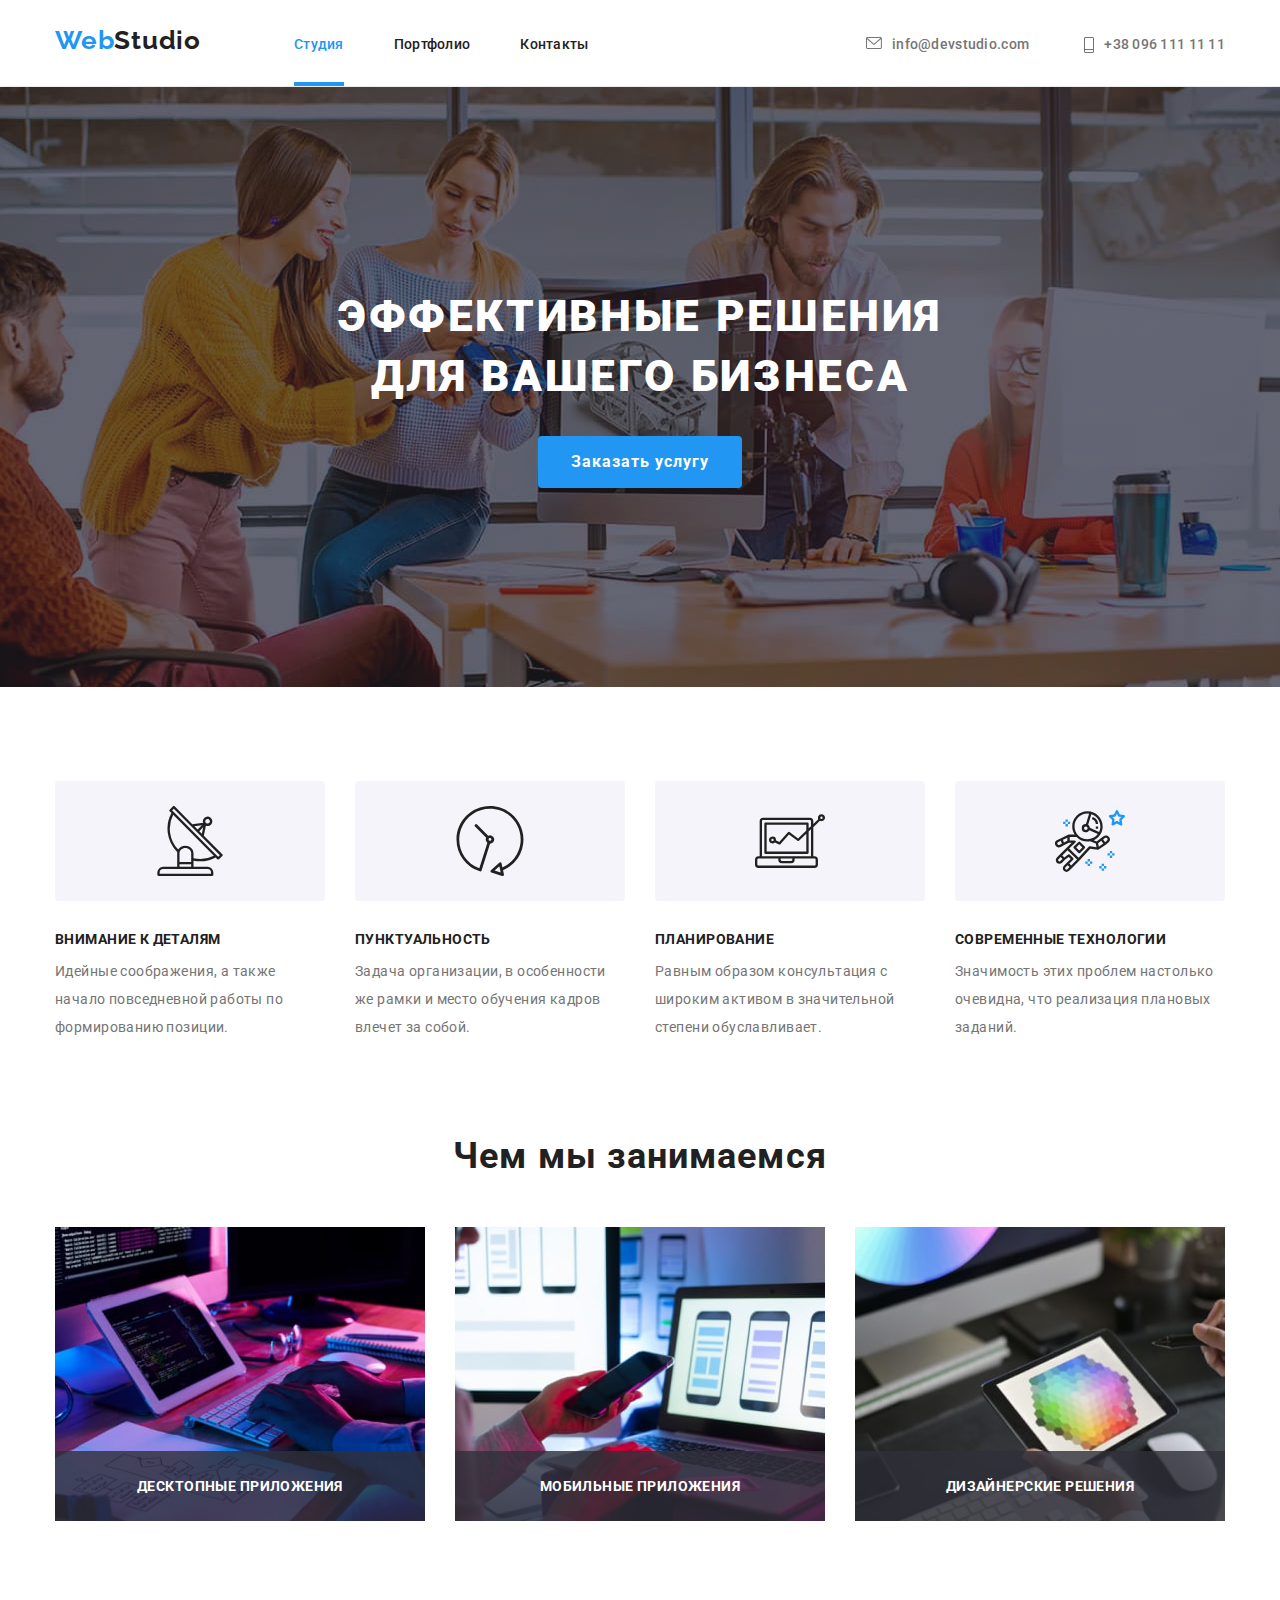
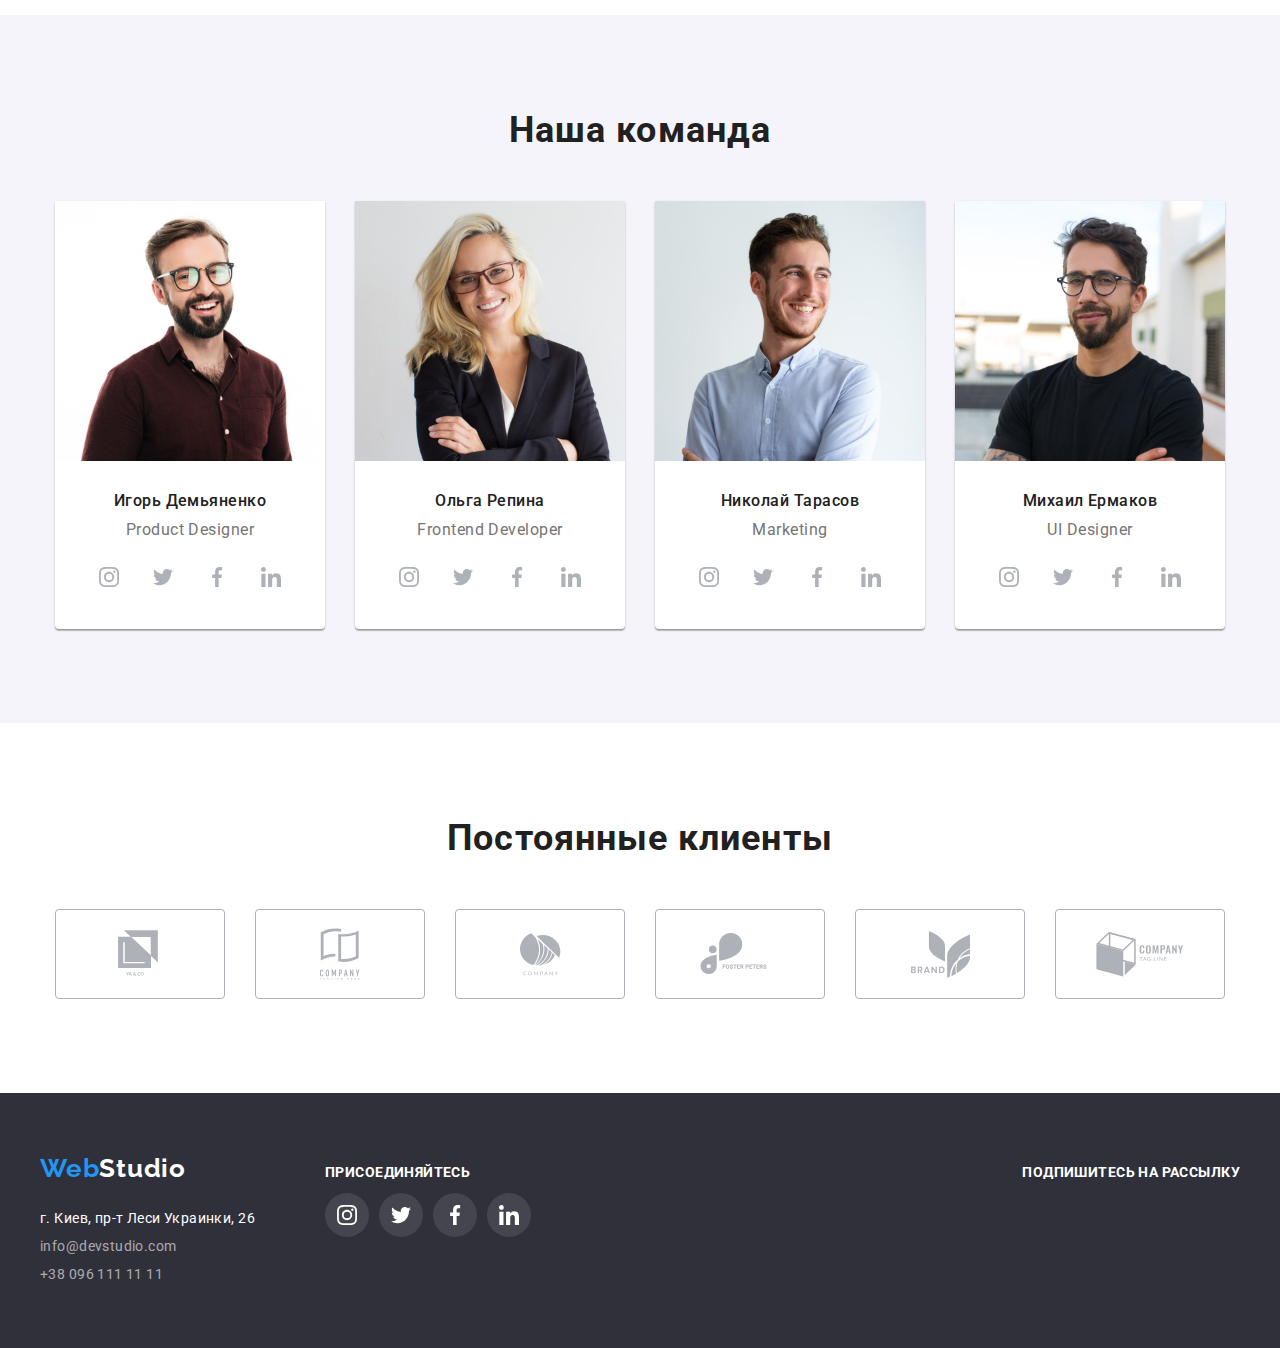
<file: index.html>
<!DOCTYPE html>
<html lang="ru">
  <head>
    <meta charset="UTF-8" />
    <meta name="viewport" content="width=device-width, initial-scale=1.0" />
    <title>WebStudio</title>
    <link rel="stylesheet" href="./css/styles.css" />
    <link
      rel="stylesheet"
      href="https://cdnjs.cloudflare.com/ajax/libs/modern-normalize/0.7.0/modern-normalize.min.css"
    />
    <link
      href="https://fonts.googleapis.com/css2?family=Raleway:wght@400;700&family=Roboto:wght@400;500;700;900&display=swap"
      rel="stylesheet"
    />
  </head>
  <body>
    <header>
      <div class="container leveling">
        <nav class="header__nav">
          <a class="logo" href="./index.html">
            <p>Web<span class="logo_Studio">Studio</span></p>
          </a>
          <ul class="header__list">
            <li class="item"><a class="link current" href="./index.html">Студия</a></li>
            <li class="item"><a class="link" href="./portfolio.html">Портфолио</a></li>
            <li class="item"><a class="link" href="">Контакты</a></li>
          </ul>
        </nav>
        <address class="header__address">
          <a class="addres-link" href="mailto:info@devstudio.com">
            <svg class="address-img mail">
              <use href="./images/svg sprite/sprite_optim.svg#icon-mail"></use></svg
            >info@devstudio.com</a
          >
          <a class="addres-link" href="tell:+380961111111">
            <svg class="address-img mob">
              <use href="./images/svg sprite/sprite_optim.svg#icon-mob"></use></svg
            >+38 096 111 11 11</a
          >
        </address>
      </div>
    </header>
    <main>
      <!-- секція Герой -->
      <section class="hero">
        <div class="hero__bloс">
          <h1 class="title">Эффективные решения для вашего бизнеса</h1>
          <button class="button" type="button" data-modal-open>Заказать услугу</button>
        </div>
      </section>
      <!-- секція переваги   -->
      <section class="advantages">
        <div class="container">
          <h2 class="visually-hidden">advantages</h2>
          <ul class="advantages__list">
            <li class="advantages__item">
              <p class="advantages__title antenna">Внимание к деталям</p>
              <p class="advantages__descript">
                Идейные соображения, а также начало повседневной работы по формированию позиции.
              </p>
            </li>
            <li class="advantages__item">
              <p class="advantages__title clock">Пунктуальность</p>
              <p class="advantages__descript">
                Задача организации, в особенности же рамки и место обучения кадров влечет за собой.
              </p>
            </li>
            <li class="advantages__item">
              <p class="advantages__title leptop">Планирование</p>
              <p class="advantages__descript">
                Равным образом консультация с широким активом в значительной степени обуславливает.
              </p>
            </li>
            <li class="advantages__item">
              <p class="advantages__title astronaut">Современные технологии</p>
              <p class="advantages__descript">
                Значимость этих проблем настолько очевидна, что реализация плановых заданий.
              </p>
            </li>
          </ul>
        </div>
      </section>
      <!-- секція чим ми займаємось -->
      <section class="specialty section__joint">
        <div class="container">
          <h2 class="specialty__title">Чем мы занимаемся</h2>
          <ul class="specialty__list">
            <li class="specialty__item">
              <img src="./images/specialty/desktop.jpg" alt="desktop" width="370" height="294" />
              <h3 class="specialyty__position-title">Десктопные приложения</h3>
            </li>
            <li class="specialty__item">
              <img src="./images/specialty/mobile.jpg" alt="mobile" width="370" height="294" />
              <h3 class="specialyty__position-title">Мобильные приложения</h3>
            </li>
            <li class="specialty__item">
              <img src="./images/specialty/tablet.jpg" alt="tablet" width="370" height="294" />
              <h3 class="specialyty__position-title">Дизайнерские решения</h3>
            </li>
          </ul>
        </div>
      </section>
      <!-- секція наша команда -->
      <section class="team section__joint">
        <div class="container">
          <h2 class="team__title section-title">Наша команда</h2>
          <ul class="team__list">
            <li class="team__item">
              <img class="team__img" src="./images/team/igor.jpg" alt="Игорь Демьяненко" width="270" height="260" />
              <div class="team__card">
                <h3 class="team__subtitle">Игорь Демьяненко</h3>
                <p class="team__descript">Product Designer</p>
                <ul class="list_network">
                  <li class="item_network">
                    <a class="link_network" href="">
                      <svg class="light_theme instagram-size">
                        <use href="./images/svg sprite/sprite_optim.svg#icon-instagram-2"></use>
                      </svg>
                    </a>
                  </li>
                  <li class="item_network">
                    <a class="link_network" href="">
                      <svg class="light_theme twitter-size">
                        <use href="./images/svg sprite/sprite_optim.svg#icon-twitter-1"></use>
                      </svg>
                    </a>
                  </li>
                  <li class="item_network">
                    <a class="link_network" href="">
                      <svg class="light_theme facebook-size">
                        <use href="./images/svg sprite/sprite_optim.svg#icon-facebook-1"></use>
                      </svg>
                    </a>
                  </li>
                  <li class="item_network">
                    <a class="link_network" href="">
                      <svg class="light_theme linkedin-size">
                        <use href="./images/svg sprite/sprite_optim.svg#icon-linkedin-1"></use>
                      </svg>
                    </a>
                  </li>
                </ul>
              </div>
            </li>
            <li class="team__item">
              <img class="team__img" src="./images/team/olha.jpg" alt="Ольга Репина" width="270" height="260" />
              <div class="team__card">
                <h3 class="team__subtitle">Ольга Репина</h3>
                <p class="team__descript">Frontend Developer</p>
                <ul class="list_network">
                  <li class="item_network">
                    <a class="link_network" href="">
                      <svg class="light_theme instagram-size">
                        <use href="./images/svg sprite/sprite_optim.svg#icon-instagram-2"></use>
                      </svg>
                    </a>
                  </li>
                  <li class="item_network">
                    <a class="link_network" href="">
                      <svg class="light_theme twitter-size">
                        <use href="./images/svg sprite/sprite_optim.svg#icon-twitter-1"></use>
                      </svg>
                    </a>
                  </li>
                  <li class="item_network">
                    <a class="link_network" href="">
                      <svg class="light_theme facebook-size">
                        <use href="./images/svg sprite/sprite_optim.svg#icon-facebook-1"></use>
                      </svg>
                    </a>
                  </li>
                  <li class="item_network">
                    <a class="link_network" href="">
                      <svg class="light_theme linkedin-size">
                        <use href="./images/svg sprite/sprite_optim.svg#icon-linkedin-1"></use>
                      </svg>
                    </a>
                  </li>
                </ul>
              </div>
            </li>
            <li class="team__item">
              <img class="team__img" src="./images/team/mykola.jpg" alt="Николай Тарасов" width="270" height="260" />
              <div class="team__card">
                <h3 class="team__subtitle">Николай Тарасов</h3>
                <p class="team__descript">Marketing</p>
                <ul class="list_network">
                  <li class="item_network">
                    <a class="link_network" href="">
                      <svg class="light_theme instagram-size">
                        <use href="./images/svg sprite/sprite_optim.svg#icon-instagram-2"></use>
                      </svg>
                    </a>
                  </li>
                  <li class="item_network">
                    <a class="link_network" href="">
                      <svg class="light_theme twitter-size">
                        <use href="./images/svg sprite/sprite_optim.svg#icon-twitter-1"></use>
                      </svg>
                    </a>
                  </li>
                  <li class="item_network">
                    <a class="link_network" href="">
                      <svg class="light_theme facebook-size">
                        <use href="./images/svg sprite/sprite_optim.svg#icon-facebook-1"></use>
                      </svg>
                    </a>
                  </li>
                  <li class="item_network">
                    <a class="link_network" href="">
                      <svg class="light_theme linkedin-size">
                        <use href="./images/svg sprite/sprite_optim.svg#icon-linkedin-1"></use>
                      </svg>
                    </a>
                  </li>
                </ul>
              </div>
            </li>
            <li class="team__item">
              <img class="team__img" src="./images/team/myhailo.jpg" alt="Михаил Ермаков" width="270" height="260" />
              <div class="team__card">
                <h3 class="team__subtitle">Михаил Ермаков</h3>
                <p class="team__descript">UI Designer</p>
                <ul class="list_network">
                  <li class="item_network">
                    <a class="link_network" href="" aria-label="www.instagram.com">
                      <svg class="light_theme instagram-size">
                        <use href="./images/svg sprite/sprite_optim.svg#icon-instagram-2"></use>
                      </svg>
                    </a>
                  </li>
                  <li class="item_network">
                    <a class="link_network" href="" aria-label="www.twitter.com">
                      <svg class="light_theme twitter-size">
                        <use href="./images/svg sprite/sprite_optim.svg#icon-twitter-1"></use>
                      </svg>
                    </a>
                  </li>
                  <li class="item_network">
                    <a class="link_network" href="" aria-label="www.facebook.com">
                      <svg class="light_theme facebook-size">
                        <use href="./images/svg sprite/sprite_optim.svg#icon-facebook-1"></use>
                      </svg>
                    </a>
                  </li>
                  <li class="item_network">
                    <a class="link_network" href="" aria-label="www.linkedin.com">
                      <svg class="light_theme linkedin-size">
                        <use href="./images/svg sprite/sprite_optim.svg#icon-linkedin-1"></use>
                      </svg>
                    </a>
                  </li>
                </ul>
              </div>
            </li>
          </ul>
        </div>
      </section>
      <!-- постійні клієнти -->
      <section class="customers section__joint">
        <div class="container">
          <h2 class="customers__title section-title">Постоянные клиенты</h2>
          <ul class="customers__list">
            <li class="customers__item">
              <a class="customers__link" href="#">
                <svg width="44" height="49" class="customers__icon">
                  <use href="./images/svg sprite/sprite_optim.svg#icon-YA_CO"></use>
                </svg>
              </a>
            </li>
            <li class="customers__item">
              <a class="customers__link" href="">
                <svg width="40" height="52" class="customers__icon">
                  <use href="./images/svg sprite/sprite_optim.svg#icon-company_tagline_here"></use>
                </svg>
              </a>
            </li>
            <li class="customers__item">
              <a class="customers__link" href="">
                <svg width="41" height="43" class="customers__icon">
                  <use href="./images/svg sprite/sprite_optim.svg#icon-company"></use>
                </svg>
              </a>
            </li>
            <li class="customers__item">
              <a class="customers__link" href="">
                <svg width="80" height="42" class="customers__icon">
                  <use href="./images/svg sprite/sprite_optim.svg#icon-FosterPeters"></use>
                </svg>
              </a>
            </li>
            <li class="customers__item">
              <a class="customers__link" href="">
                <svg width="59" height="47" class="customers__icon">
                  <use href="./images/svg sprite/sprite_optim.svg#icon-Brand"></use>
                </svg>
              </a>
            </li>
            <li class="customers__item">
              <a class="customers__link" href="">
                <svg width="88" height="45" class="customers__icon">
                  <use href="./images/svg sprite/sprite_optim.svg#icon-Compani_tag_line"></use>
                </svg>
              </a>
            </li>
          </ul>
        </div>
      </section>
    </main>
    <!-- футер -->
    <footer class="page-footer">
      <div class="container page-footer__box">
        <div class="address-box">
          <a class="logo" href="./index.html">
            <p>Web<span class="logo_Studio">Studio</span></p>
          </a>
          <address>
            <p class="footer-address">г. Киев, пр-т Леси Украинки, 26</p>
            <a class="footer_link" href="mailto:info@devstudio.com">info@devstudio.com</a>
            <a class="footer_link" href="tell:+380961111111">+38 096 111 11 11</a>
          </address>
        </div>
        <div class="network-box">
          <p class="join">присоединяйтесь</p>
          <ul class="list_network">
            <li class="item_network">
              <a class="link_network link_them" href="" aria-label="www.instagram.com">
                <svg class="dark_theme instagram-size">
                  <use href="./images/svg sprite/sprite_optim.svg#icon-instagram-2"></use>
                </svg>
              </a>
            </li>
            <li class="item_network">
              <a class="link_network link_them" href="" aria-label="www.twitter.com">
                <svg class="dark_theme twitter-size">
                  <use href="./images/svg sprite/sprite_optim.svg#icon-twitter-1"></use>
                </svg>
              </a>
            </li>
            <li class="item_network">
              <a class="link_network link_them" href="" aria-label="www.facebook.com">
                <svg class="dark_theme facebook-size">
                  <use href="./images/svg sprite/sprite_optim.svg#icon-facebook-1"></use>
                </svg>
              </a>
            </li>
            <li class="item_network">
              <a class="link_network link_them" href="" aria-label="www.linkedin.com">
                <svg class="dark_theme linkedin-size">
                  <use href="./images/svg sprite/sprite_optim.svg#icon-linkedin-1"></use>
                </svg>
              </a>
            </li>
          </ul>
        </div>
        <div class="subscription">
          <p class="join">Подпишитесь на рассылку</p>
          <form action=""></form>
        </div>
      </div>
    </footer>
    <div class="backdrop is-hidden" data-modal>
      <div class="scroll">
        <div class="modal">
          <button class="btn_end" type="button" data-modal-close>
            <svg width="18" height="18">
              <use href="./images/svg sprite/sprite_optim.svg#icon-close-black-18dp-2-1"></use>
            </svg>
          </button>
        </div>
      </div>
    </div>
    <script src="./js/modal.js"></script>
  </body>
</html>
</file>
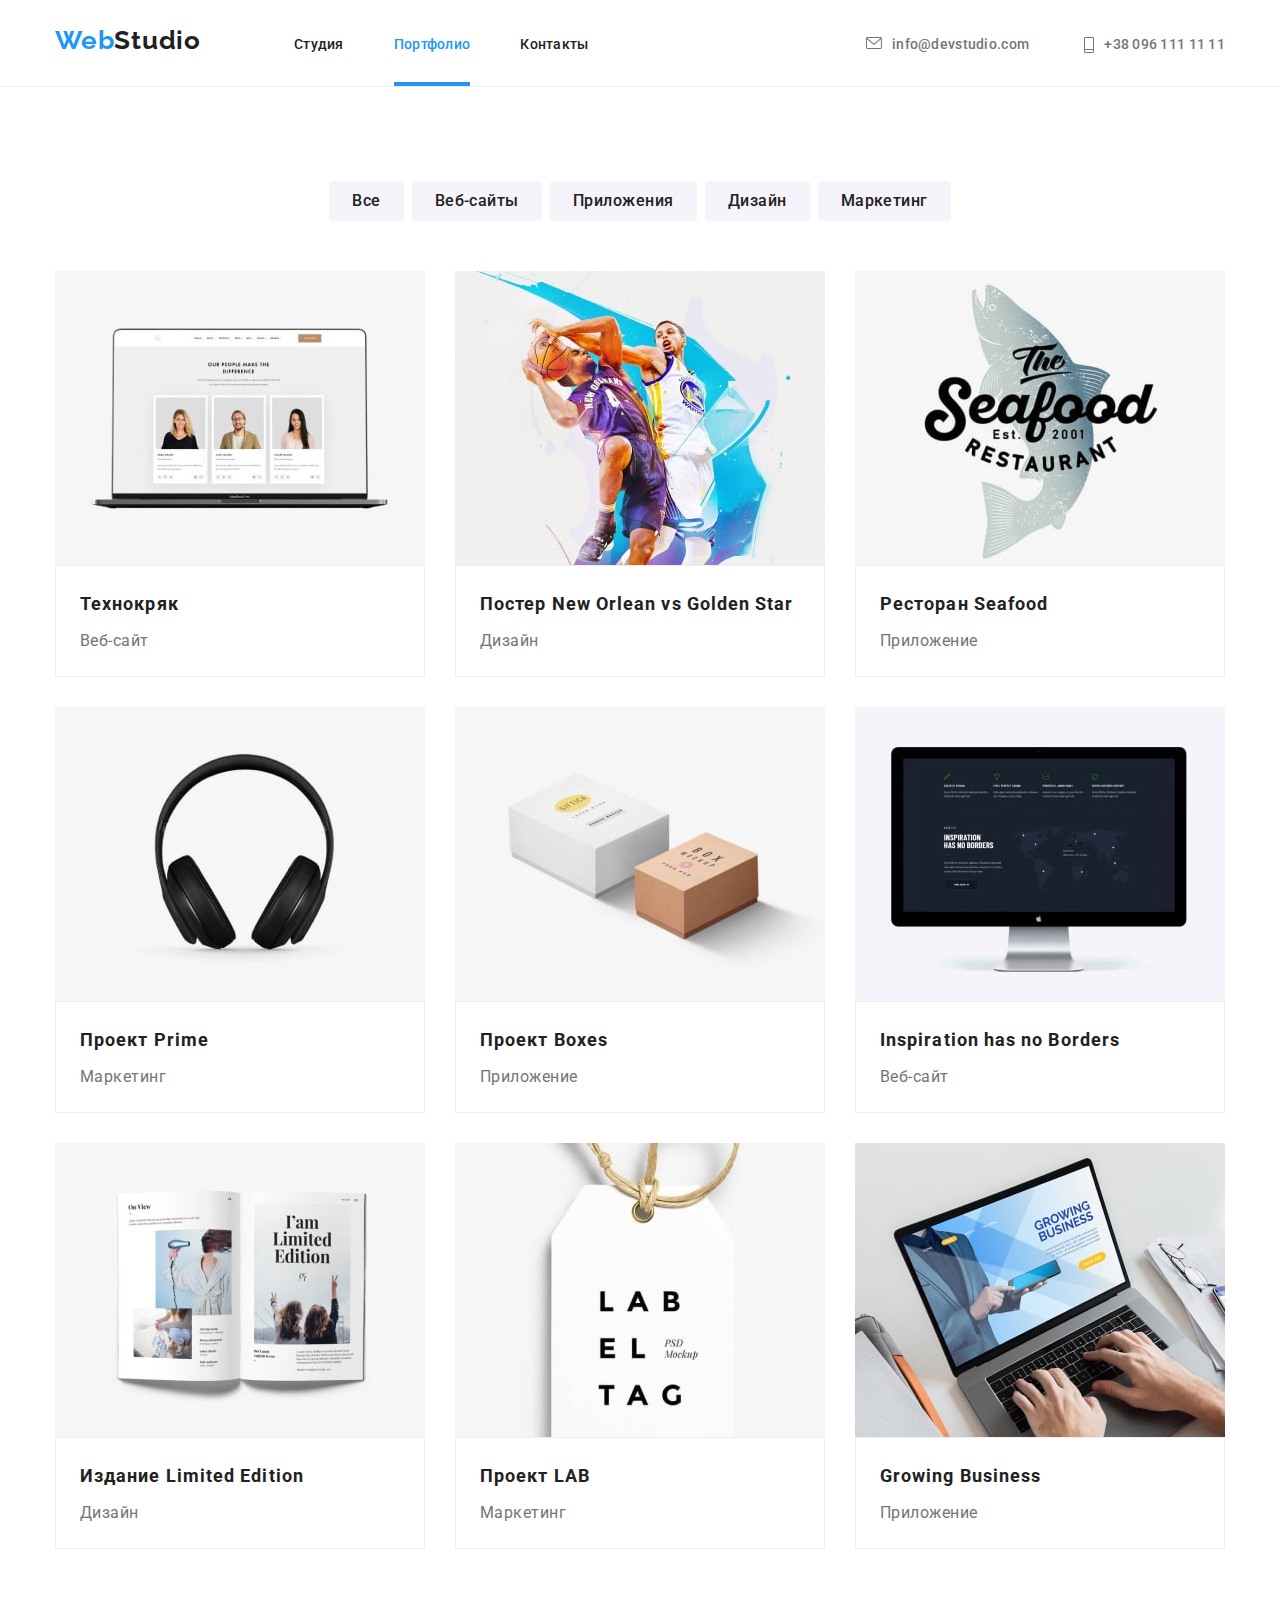
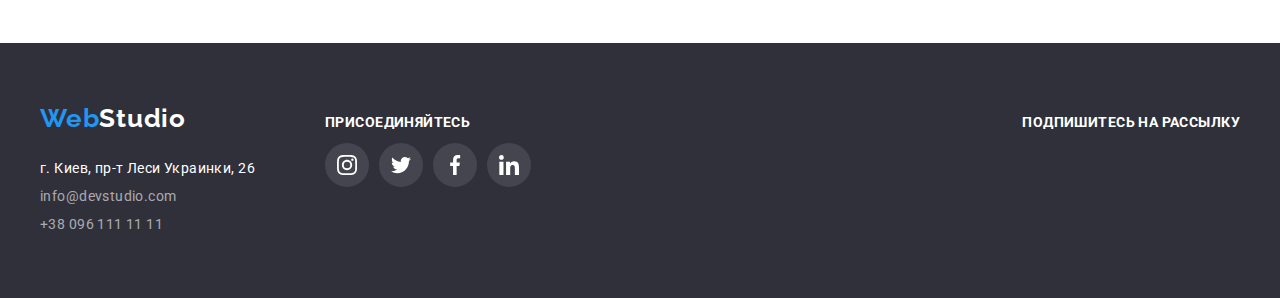
<file: portfolio.html>
<!DOCTYPE html>
<html lang="en">
  <head>
    <meta charset="UTF-8" />
    <meta name="viewport" content="width=device-width, initial-scale=1.0" />
    <title>WebStudio</title>
    <link rel="stylesheet" href="./css/styles.css" />
    <link
      rel="stylesheet"
      href="https://cdnjs.cloudflare.com/ajax/libs/modern-normalize/0.7.0/modern-normalize.min.css"
    />
    <link
      href="https://fonts.googleapis.com/css2?family=Raleway:wght@400;700&family=Roboto:wght@400;500;700;900&display=swap"
      rel="stylesheet"
    />
  </head>
  <body>
    <header>
      <div class="container leveling">
        <nav class="header__nav">
          <a class="logo" href="./index.html">
            <p>Web<span class="logo_Studio">Studio</span></p>
          </a>
          <ul class="header__list">
            <li class="item"><a class="link" href="./index.html">Студия</a></li>
            <li class="item"><a class="link current" href="./portfolio.html">Портфолио</a></li>
            <li class="item"><a class="link" href="">Контакты</a></li>
          </ul>
        </nav>
        <address class="header__address">
          <a class="addres-link" href="mailto:info@devstudio.com"
            ><svg class="address-img mail">
              <use href="./images/svg sprite/sprite_optim.svg#icon-mail"></use></svg
            >info@devstudio.com</a
          >
          <a class="addres-link" href="tell:+380961111111"
            ><svg class="address-img mob">
              <use href="./images/svg sprite/sprite_optim.svg#icon-mob"></use></svg
            >+38 096 111 11 11</a
          >
        </address>
      </div>
    </header>

    <main>
      <!-- наші проекти  -->
      <section class="our_projects filter section__joint">
        <div class="container">
          <!-- фільтер -->
          <h1 class="visually-hidden">Portfolio</h1>
          <ul class="filter__list">
            <li class="filter__item"><button class="button" type="button">Все</button></li>
            <li class="filter__item"><button class="button" type="button">Веб-сайты</button></li>
            <li class="filter__item"><button class="button" type="button">Приложения</button></li>
            <li class="filter__item"><button class="button" type="button">Дизайн</button></li>
            <li class="filter__item"><button class="button" type="button">Маркетинг</button></li>
          </ul>

          <ul class="our_projects__list">
            <li class="our_projects__item">
              <a href="">
                <div class="our_projects__overlay">
                  <img
                    class="our_projects__img"
                    src="./images/portfolio/p-folio_tehnokriak.jpg"
                    alt="Веб-сайты"
                    width="370px"
                    height="294px"
                  />
                  <p class="our_projects__text">
                    Технокряк это современная площадка распространения коронавируса. Компании используют эту платформу
                    для цифрового шпионажа и атак на защищённые сервера конкурентов.
                  </p>
                </div>
                <div class="our_projects__card">
                  <h2 class="our_projects__title">Технокряк</h2>
                  <p class="our_projects__descript">Веб-сайт</p>
                </div>
              </a>
            </li>
            <li class="our_projects__item">
              <a href="">
                <div class="our_projects__overlay">
                  <img
                    class="our_projects__img"
                    src="./images/portfolio/p-folio_poster_New_Orlean.jpg"
                    alt="Постери"
                    width="370px"
                    height="294px"
                  />
                  <p class="our_projects__text">
                    Технокряк это современная площадка распространения коронавируса. Компании используют эту платформу
                    для цифрового шпионажа и атак на защищённые сервера конкурентов.
                  </p>
                </div>
                <div class="our_projects__card">
                  <h2 class="our_projects__title">Постер New Orlean vs Golden Star</h2>
                  <p class="our_projects__descript">Дизайн</p>
                </div>
              </a>
            </li>
            <li class="our_projects__item">
              <a href="">
                <div class="our_projects__overlay">
                  <img
                    class="our_projects__img"
                    src="./images/portfolio/p-folio_restaurant_Seafood.jpg"
                    alt="ресторани"
                    width="370px"
                    height="294px"
                  />
                  <p class="our_projects__text">
                    Технокряк это современная площадка распространения коронавируса. Компании используют эту платформу
                    для цифрового шпионажа и атак на защищённые сервера конкурентов.
                  </p>
                </div>
                <div class="our_projects__card">
                  <h2 class="our_projects__title">Ресторан Seafood</h2>
                  <p class="our_projects__descript">Приложение</p>
                </div>
              </a>
            </li>
            <li class="our_projects__item">
              <a href="">
                <div class="our_projects__overlay">
                  <img
                    class="our_projects__img"
                    src="./images/portfolio/p-folio_Project_Prime.jpg"
                    alt="Проект Прайм"
                    width="370px"
                    height="294px"
                  />
                  <p class="our_projects__text">
                    Технокряк это современная площадка распространения коронавируса. Компании используют эту платформу
                    для цифрового шпионажа и атак на защищённые сервера конкурентов.
                  </p>
                </div>
                <div class="our_projects__card">
                  <h2 class="our_projects__title">Проект Prime</h2>
                  <p class="our_projects__descript">Маркетинг</p>
                </div>
              </a>
            </li>
            <li class="our_projects__item">
              <a href="">
                <div class="our_projects__overlay">
                  <img
                    class="our_projects__img"
                    src="./images/portfolio/p-folio_project_Boxes.jpg"
                    alt="project  Boxes"
                    width="370px"
                    height="294px"
                  />
                  <p class="our_projects__text">
                    Технокряк это современная площадка распространения коронавируса. Компании используют эту платформу
                    для цифрового шпионажа и атак на защищённые сервера конкурентов.
                  </p>
                </div>
                <div class="our_projects__card">
                  <h2 class="our_projects__title">Проект Boxes</h2>
                  <p class="our_projects__descript">Приложение</p>
                </div>
              </a>
            </li>
            <li class="our_projects__item">
              <a href="">
                <div class="our_projects__overlay">
                  <img
                    class="our_projects__img"
                    src="./images/portfolio/p-folio_Inspiration_has_no_Borders.jpg"
                    alt="Inspiration has no Borders"
                    width="370px"
                    height="294px"
                  />
                  <p class="our_projects__text">
                    Технокряк это современная площадка распространения коронавируса. Компании используют эту платформу
                    для цифрового шпионажа и атак на защищённые сервера конкурентов.
                  </p>
                </div>
                <div class="our_projects__card">
                  <h2 class="our_projects__title">Inspiration has no Borders</h2>
                  <p class="our_projects__descript">Веб-сайт</p>
                </div>
              </a>
            </li>
            <li class="our_projects__item">
              <a href="">
                <div class="our_projects__overlay">
                  <img
                    class="our_projects__img"
                    src="./images/portfolio/p-folio_publication_Limited_Edition.jpg"
                    alt="Издание Limited Edition"
                    width="370px"
                    height="294px"
                  />
                  <p class="our_projects__text">
                    Технокряк это современная площадка распространения коронавируса. Компании используют эту платформу
                    для цифрового шпионажа и атак на защищённые сервера конкурентов.
                  </p>
                </div>
                <div class="our_projects__card">
                  <h2 class="our_projects__title">Издание Limited Edition</h2>
                  <p class="our_projects__descript">Дизайн</p>
                </div>
              </a>
            </li>
            <li class="our_projects__item">
              <a href="">
                <div class="our_projects__overlay">
                  <img
                    class="our_projects__img"
                    src="./images/portfolio/p-folio_project_LAB.jpg"
                    alt="Проект LAB"
                    width="370px"
                    height="294px"
                  />
                  <p class="our_projects__text">
                    Технокряк это современная площадка распространения коронавируса. Компании используют эту платформу
                    для цифрового шпионажа и атак на защищённые сервера конкурентов.
                  </p>
                </div>
                <div class="our_projects__card">
                  <h2 class="our_projects__title">Проект LAB</h2>
                  <p class="our_projects__descript">Маркетинг</p>
                </div>
              </a>
            </li>
            <li class="our_projects__item">
              <a href="">
                <div class="our_projects__overlay">
                  <img
                    class="our_projects__img"
                    src="./images/portfolio/p-folio_Growing_Business.jpg"
                    alt="Growing Business"
                    width="370px"
                    height="294px"
                  />
                  <p class="our_projects__text">
                    Технокряк это современная площадка распространения коронавируса. Компании используют эту платформу
                    для цифрового шпионажа и атак на защищённые сервера конкурентов.
                  </p>
                </div>
                <div class="our_projects__card">
                  <h2 class="our_projects__title">Growing Business</h2>
                  <p class="our_projects__descript">Приложение</p>
                </div>
              </a>
            </li>
          </ul>
        </div>
      </section>
    </main>

    <!-- футер -->
    <footer class="page-footer">
      <div class="container page-footer__box">
        <div class="address-box">
          <a class="logo" href="./index.html">
            <p>Web<span class="logo_Studio">Studio</span></p>
          </a>
          <address>
            <p class="footer-address">г. Киев, пр-т Леси Украинки, 26</p>
            <a class="footer_link" href="mailto:info@devstudio.com">info@devstudio.com</a>
            <a class="footer_link" href="tell:+380961111111">+38 096 111 11 11</a>
          </address>
        </div>
        <div class="network-box">
          <p class="join">присоединяйтесь</p>
          <ul class="list_network">
            <li class="item_network">
              <a class="link_network link_them" href="" aria-label="www.instagram.com">
                <svg class="dark_theme instagram-size">
                  <use href="./images/svg sprite/sprite_optim.svg#icon-instagram-2"></use>
                </svg>
              </a>
            </li>
            <li class="item_network">
              <a class="link_network link_them" href="" aria-label="www.twitter.com">
                <svg class="dark_theme twitter-size">
                  <use href="./images/svg sprite/sprite_optim.svg#icon-twitter-1"></use>
                </svg>
              </a>
            </li>
            <li class="item_network">
              <a class="link_network link_them" href="" aria-label="www.facebook.com">
                <svg class="dark_theme facebook-size">
                  <use href="./images/svg sprite/sprite_optim.svg#icon-facebook-1"></use>
                </svg>
              </a>
            </li>
            <li class="item_network">
              <a class="link_network link_them" href="" aria-label="www.linkedin.com">
                <svg class="dark_theme linkedin-size">
                  <use href="./images/svg sprite/sprite_optim.svg#icon-linkedin-1"></use>
                </svg>
              </a>
            </li>
          </ul>
        </div>
        <div class="subscription">
          <p class="join">Подпишитесь на рассылку</p>
        </div>
      </div>
    </footer>
  </body>
</html>
</file>
<file: css/styles.css>
html {
  box-sizing: border-box;
}

*,
*::before,
*::after {
  box-sizing: inherit;
}

:root {
  --logo-color: #2196f3;
  --descript-color: #757575;
  --addres-footer-color: rgba(255, 255, 255, 0.6);
  --font-color: #212121;
  --background-button: #f5f4fa;
  --dark-background-color: #ffffff;
  --fix: tomato;
}

h1,
h2,
h3 {
  margin: 0px;
}
a {
  text-decoration: none;
}
ul {
  list-style: none;
  padding: 0px;
  margin: 0px;
}

body {
  margin: 0px;
  font-family: roboto, sans-serif;
  /* font-size: 14px;
    line-height: 1.14;
    letter-spacing: 0.03em; */
  /* background-color: turquoise; */
}

img {
  display: block;
  max-width: 100%;
  object-fit: cover;
  height: auto;
}

.container {
  width: 1200px;
  padding-right: 15px;
  padding-left: 15px;
  margin-left: auto;
  margin-right: auto;
  /* outline: 2px solid var(--fix); */
}

/* =====header===== */
.header__address {
  margin-left: auto;
}
header .item + .item {
  margin-left: 50px;
}
/* .item:hover {
  svg нижнє підкреслення
} */
header p {
  margin: 25px 0px;
}
header .link {
  font-family: Roboto;
  font-weight: 500;
  font-size: 14px;
  line-height: 1.43;
  letter-spacing: 0.02em;
  color: var(--font-color);
  display: block;
  /* padding: 31px 0px; */
  transition: color 250ms cubic-bezier(0.4, 0, 0.2, 1);
}
header .link:hover,
header .link:focus {
  color: var(--logo-color);
}

.logo {
  color: var(--logo-color);
  font-family: Raleway;
  font-weight: bold;
  font-size: 26px;
  line-height: 1.192;
  letter-spacing: 0.03em;

  margin-right: 93px;
}
.logo_Studio {
  color: var(--font-color);
}

.current::after {
  content: "";
  width: 100%;
  height: 4px;
  background-color: var(--logo-color);

  display: block;
  margin-top: 28px;
  margin-right: auto;
  margin-left: auto;
}

.addres-link:not(:last-child) {
  margin-right: 50px;
}

.address-img.mail {
  width: 16px;
  height: 12px;
  vertical-align: baseline;
  fill: var(--descript-color);
  transition: fill 250ms cubic-bezier(0.4, 0, 0.2, 1);
}
.address-img.mob {
  width: 10px;
  height: 16px;
  vertical-align: bottom;
  fill: var(--descript-color);
  overflow: visible;
  transition: fill 250ms cubic-bezier(0.4, 0, 0.2, 1);
}
.address-img {
  margin-right: 10px;
}
.addres-link {
  font-family: Roboto;
  font-style: normal;
  font-weight: 500;
  font-size: 14px;
  line-height: 1.143;
  letter-spacing: 0.02em;
  color: var(--descript-color);
  transition: color 250ms cubic-bezier(0.4, 0, 0.2, 1);
}
.addres-link:hover .address-img,
.addres-link:focus .address-img {
  fill: var(--logo-color);
}
.addres-link:hover,
.addres-link:focus {
  color: var(--logo-color);
}

nav .current {
  color: var(--logo-color);
}

.leveling {
  display: flex;
  align-items: baseline;
}
.header__nav {
  display: flex;
  align-items: baseline;
}
.header__list {
  display: flex;
}
header {
  border-bottom: 1px solid #ececec;
}
main p {
  margin-bottom: 0px;
}

/* =====section===== */
.section__joint {
  padding: 94px 0px;
}

/* =====hero===== */
.hero {
  background-color: #c4c4c4;
  background-repeat: no-repeat;
  background-position: center;
  background-image: linear-gradient(rgba(47, 48, 58, 0.4), rgba(47, 48, 58, 0.4)), url("../images/hero/baner.jpg");
}
.hero .title {
  font-family: Roboto;
  font-weight: 900;
  font-size: 44px;
  line-height: 1.364;
  letter-spacing: 0.06em;
  text-transform: uppercase;
  color: var(--dark-background-color);

  margin-bottom: 30px;
}
.hero__bloс {
  /* margin-right: auto;
  margin-left: auto;
  padding:200px 0px;
  text-align: center; 
  max-width: 696px;*/

  display: flex;
  flex-direction: column;
  align-items: center;
  justify-content: center;
  text-align: center;
  max-width: 696px;
  min-height: 600px;
  margin: auto;
  padding: 0px 15px;
}

/* =====button===== */
.button {
  cursor: pointer;
  transition: color 250ms cubic-bezier(0.4, 0, 0.2, 1);
  transition: background-color 250ms cubic-bezier(0.4, 0, 0.2, 1);
}
.hero .button {
  font-family: Roboto;
  font-style: normal;
  font-weight: bold;
  font-size: 16px;
  line-height: 1.875;
  /* align-items: center; */
  text-align: center;
  letter-spacing: 0.06em;
  color: var(--dark-background-color);
  background-color: var(--logo-color);
  padding: 10px 32px;
}
/* =====filter===== */
.filter .button {
  font-family: Roboto;
  font-weight: 500;
  font-size: 16px;
  line-height: 1.625;
  text-align: center;
  letter-spacing: 0.03em;
  color: var(--font-color);
  background: var(--background-button);

  padding: 6px 22px;
}
.button:hover,
.button:focus {
  color: var(--dark-background-color);
  background-color: var(--logo-color);
}
.button {
  display: inline-block;
  border-radius: 4px;
  border: 1px solid transparent;
}
/* .bbbutton {border-radius: 4px;
  font-size: 16px;
  padding: 6px 22px;
  display: inline-block;
  font-family: inherit;
  font-weight: bold;
  text-align: center;
  border: 1px solid transparent;


  color: tomato;
  background-color: blue;
  line-height: 1.88;
  letter-spacing: 0.06em;
  padding: 10px 32px;} */

/* =====advantages===== */
.advantages {
  padding-top: 94px;
}
.advantages__list {
  display: flex;
}

.advantages__item:not(:last-child) {
  margin-right: 30px;
}
.advantages__item {
  width: calc((100% - 90px) / 3);
}

.advantages__title {
  font-family: Roboto;
  font-weight: bold;
  font-size: 14px;
  line-height: 1.143;
  letter-spacing: 0.03em;
  text-transform: uppercase;
  color: var(--font-color);

  margin-top: 0px;
  margin-bottom: 10px;
}
.advantages__title::before {
  display: block;
  content: "";
  width: 270px;
  height: 120px;
  /* block-size: cover; */
  background-repeat: no-repeat;
  background-position: center;
  background-color: var(--background-button);
  border-radius: 4px;
  background-size: auto;
  margin-bottom: 30px;
}
.antenna::before {
  background-image: url("../images/advantages/antenna.svg");
}
.astronaut::before {
  background-image: url("../images/advantages/astronaut.svg");
}
.clock::before {
  background-image: url("../images/advantages/Clock.svg");
}
.leptop::before {
  background-image: url("../images/advantages/leptop.svg");
}
.advantages__descript {
  font-family: Roboto;
  font-weight: normal;
  font-size: 14px;
  line-height: 2;
  letter-spacing: 0.03em;
  color: var(--descript-color);
  margin: 0px;
}

/* =====specialty===== */
.specialty {
}
.specialty__list {
  display: flex;
}
.specialty__item {
  width: calc((100% - 60px) / 3);
  /* flex-basis: calc((100% - 60px)/3); */
  position: relative;
}
.specialty__item + .specialty__item {
  margin-left: 30px;
}

/* =====надання фоткам адаптації===== */
.specialty__item img {
  display: block;
  max-width: 100%;
  object-fit: cover;
}
/* =====надання фоткам адаптації===== */

.specialyty__position-title {
  font-family: Roboto;
  font-style: normal;
  font-weight: bold;
  font-size: 14px;
  line-height: 1.143;
  text-align: center;
  letter-spacing: 0.03em;
  text-transform: uppercase;
  color: var(--dark-background-color);
  background-color: rgba(47, 48, 58, 0.8);

  position: absolute;
  padding-top: 27px;
  padding-bottom: 27px;
  bottom: 0px;
  left: 0px;
  width: 100%;
}

.specialty__title {
  font-family: Roboto;
  font-weight: bold;
  font-size: 36px;
  line-height: 1.167;
  text-align: center;
  letter-spacing: 0.03em;
  color: var(--font-color);

  margin-bottom: 50px;
}

/* =====team===== */
.team {
  background-color: var(--background-button);
}
.team__list {
  display: flex;
}
.team__item + .team__item {
  margin-left: 30px;
}
.team__item {
  width: calc((100% - 90px) / 3);
  box-shadow: 0px 1px 3px rgba(0, 0, 0, 0.12), 0px 1px 1px rgba(0, 0, 0, 0.14), 0px 2px 1px rgba(0, 0, 0, 0.2);
  border-radius: 0px 0px 4px 4px;
  background-color: var(--dark-background-color);
}
.section-title {
  font-family: Roboto;
  font-weight: bold;
  font-size: 36px;
  line-height: 1.167;
  text-align: center;
  letter-spacing: 0.03em;
  color: var(--font-color);

  margin-bottom: 50px;
}
.team__img {
}
.team__card {
  padding-bottom: 30px;
  padding-top: 30px;
}
.team__subtitle {
  font-family: Roboto;
  font-weight: 500;
  font-size: 16px;
  line-height: 1.1875;
  text-align: center;
  letter-spacing: 0.03em;
  color: var(--font-color);

  margin-bottom: 10px;
}
.team__descript {
  font-family: Roboto;
  font-weight: normal;
  font-size: 16px;
  line-height: 1.1875;
  text-align: center;
  letter-spacing: 0.03em;
  color: var(--descript-color);

  margin-bottom: 16px;
  margin-top: 0px;
}
.list_network {
  display: flex;
  justify-content: center;
}
.item_network:not(:last-child) {
  margin-right: 10px;
}
.link_network {
  width: 44px;
  height: 44px;
  display: flex;
  justify-content: center;
  align-items: center;
  border-radius: 50%;
  background-color: var(--dark-background-color);
  transition: background-color 250ms cubic-bezier(0.4, 0, 0.2, 1);
}

.link_network:hover .light_theme {
  fill: var(--dark-background-color);
}
.link_network:hover {
  background-color: var(--logo-color);
}
.link_them {
  background-color: rgba(255, 255, 255, 0.1);
}
.light_theme {
  fill: #afb1b8;
}
.dark_theme {
  fill: var(--dark-background-color);
}

.instagram-size {
  width: 20px;
  height: 20px;
}
.twitter-size {
  width: 20px;
  height: 20px;
}
.facebook-size {
  width: 20px;
  height: 20px;
}
.linkedin-size {
  width: 20px;
  height: 20px;
}

/* =====customers===== */
.customers__list {
  display: flex;
}
.customers__item:not(:last-child) {
  margin-right: 30px;
}

.customers__link {
  display: flex;
  width: 170px;
  height: 90px;
  border: 1px solid #afb1b8;
  border-radius: 4px;
  justify-content: center;
  align-items: center;
  /* transition: border-color 250ms cubic-bezier(0.4, 0, 0.2, 1); */
}

.customers__link:hover .customers__icon,
.customers__link:focus .customers__icon {
  fill: var(--logo-color);
}
.customers__link:hover {
  border-color: var(--logo-color);
}

.customers__icon {
  fill: #afb1b8;
  transition: fill 250ms cubic-bezier(0.4, 0, 0.2, 1);
}

/* =====Portfolio===== */
.our_projects a {
  display: block;
}
.our_projects {
}
.our_projects__overlay {
  position: relative;
  overflow: hidden;
}
.our_projects__text {
  font-family: Roboto;
  font-style: normal;
  font-weight: normal;
  font-size: 18px;
  line-height: 1.556;
  letter-spacing: 0.03em;
  color: var(--dark-background-color);

  margin: 0px;
  padding: 63px 24px;
  width: 100%;
  height: 100%;

  position: absolute;
  top: 0px;
  left: 0px;
  background-color: rgba(33, 150, 243, 0.9);
  transform: translateY(100%);
  transition: transform 250ms cubic-bezier(0.4, 0, 0.2, 1);
}
.our_projects__item:hover .our_projects__text {
  transform: translateY(0%);
}
.our_projects__card {
  padding: 20px 24px;

  background: #ffffff;
  border: 1px solid #eeeeee;
  box-sizing: border-box;
}
.our_projects__title {
  font-family: Roboto;
  font-weight: bold;
  font-size: 18px;
  line-height: 2;
  letter-spacing: 0.06em;
  color: var(--font-color);

  margin-bottom: 4px;
}
.our_projects__descript {
  font-family: Roboto;
  font-weight: normal;
  font-size: 16px;
  line-height: 1.875;
  letter-spacing: 0.03em;
  color: var(--descript-color);

  margin-top: 0px;
  margin-bottom: 0px;
}

/* =====filter===== */
.filter {
}
.filter__list {
  display: flex;
  justify-content: center;
  margin-bottom: 50px;
}
.filter__item:not(:last-child) {
  margin-right: 8px;
}

/* =====our_projects__list===== */
.our_projects__list {
  display: flex;
  flex-wrap: wrap;
}
.our_projects__item:not(:nth-child(3n)) {
  margin-right: 30px;
}
.our_projects__item:not(:nth-last-child(-n + 3)) {
  margin-bottom: 30px;
}
.our_projects__item {
  width: calc((100% - 60px) / 3);
}
.our_projects__item:hover {
  box-shadow: 0px 1px 1px rgba(0, 0, 0, 0.12), 0px 4px 4px rgba(0, 0, 0, 0.06), 1px 4px 6px rgba(0, 0, 0, 0.16);
}

/* =====footer===== */
.page-footer .container {
  padding: 60px 0px;
}
.page-footer__box {
  display: flex;
  align-items: baseline;
}
.address-box {
  margin-right: 70px;
}
.page-footer address a {
  color: rgba(255, 255, 255, 0.6);
}
.page-footer p {
  margin-top: 0px;
  margin-bottom: 0px;
}
.page-footer .logo {
  display: inline-block;
  margin-right: 0px;
  padding-bottom: 20px;
}
.page-footer .logo_Studio {
  color: var(--dark-background-color);
}
.page-footer {
  background-color: #2f303a;
}
.page-footer address {
  color: var(--dark-background-color);
  font-family: Roboto;
  letter-spacing: 0.03em;
  font-weight: normal;
  font-size: 14px;
  line-height: 2;

  display: flex;
  flex-direction: column;
  font-style: normal;
}
.footer_link:hover,
.footer_link:focus {
  color: var(--logo-color);
}

.network-box {
}
.join {
  font-family: Roboto;
  font-style: normal;
  font-weight: bold;
  font-size: 14px;
  line-height: 1.143px;
  letter-spacing: 0.03em;
  text-transform: uppercase;
  color: #ffffff;

  padding-bottom: 20px;
}

.subscription {
  margin-left: auto;
}
/* ====кусочок коду для приховування непотрібного-технічного заголовку===
===hidden=== */
.visually-hidden {
  position: absolute !important;
  clip: rect(1px 1px 1px 1px);
  clip: rect(1px, 1px, 1px, 1px);
  padding: 0 !important;
  border: 0 !important;
  height: 1px !important;
  width: 1px !important;
  overflow: hidden;
}

/* ====модалка=== */
.backdrop {
  position: fixed;
  top: 0px;
  left: 0px;
  right: 0px;
  bottom: 0px;
  /* width: 100%;
  height: 100%;
  opacity: 1; */
  z-index: 9;
  transition: all 250ms cubic-bezier(0.4, 0, 0.2, 1);
  background: rgba(0, 0, 0, 0.2);
  visibility: visible;
}
.backdrop.is-hidden .modal {
  transform: translate(-100%) scale(0.5);
}
.scroll {
  position: absolute;
  top: 0px;
  left: 0px;
  right: 0px;
  bottom: 0px;
  display: flex;
  overflow: hidden auto;
  padding-top: 100px;
}

.modal {
  position: relative;
  max-width: 528px;
  min-height: 581px;
  width: 100%;
  margin: auto;
  /* left: 50%;
  top: 50%; */
  transform: translateY(10%) scale(1);

  transition: all 250ms cubic-bezier(0.4, 0, 0.2, 1);

  background: var(--dark-background-color);
  box-shadow: 0px 1px 3px rgba(0, 0, 0, 0.12), 0px 1px 1px rgba(0, 0, 0, 0.14), 0px 2px 1px rgba(0, 0, 0, 0.2);
  border-radius: 4px;
}
.btn_end {
  display: flex;
  justify-content: center;
  align-items: center;
  position: absolute;
  top: 8px;
  right: 8px;
  border-radius: 50%;
  width: 30px;
  height: 30px;
  background: var(--dark-background-color);
  border: 1px solid rgba(0, 0, 0, 0.1);
  transition: transform 1s linear;
}

.is-hidden {
  opacity: 0;
  visibility: hidden;
}
</file>
